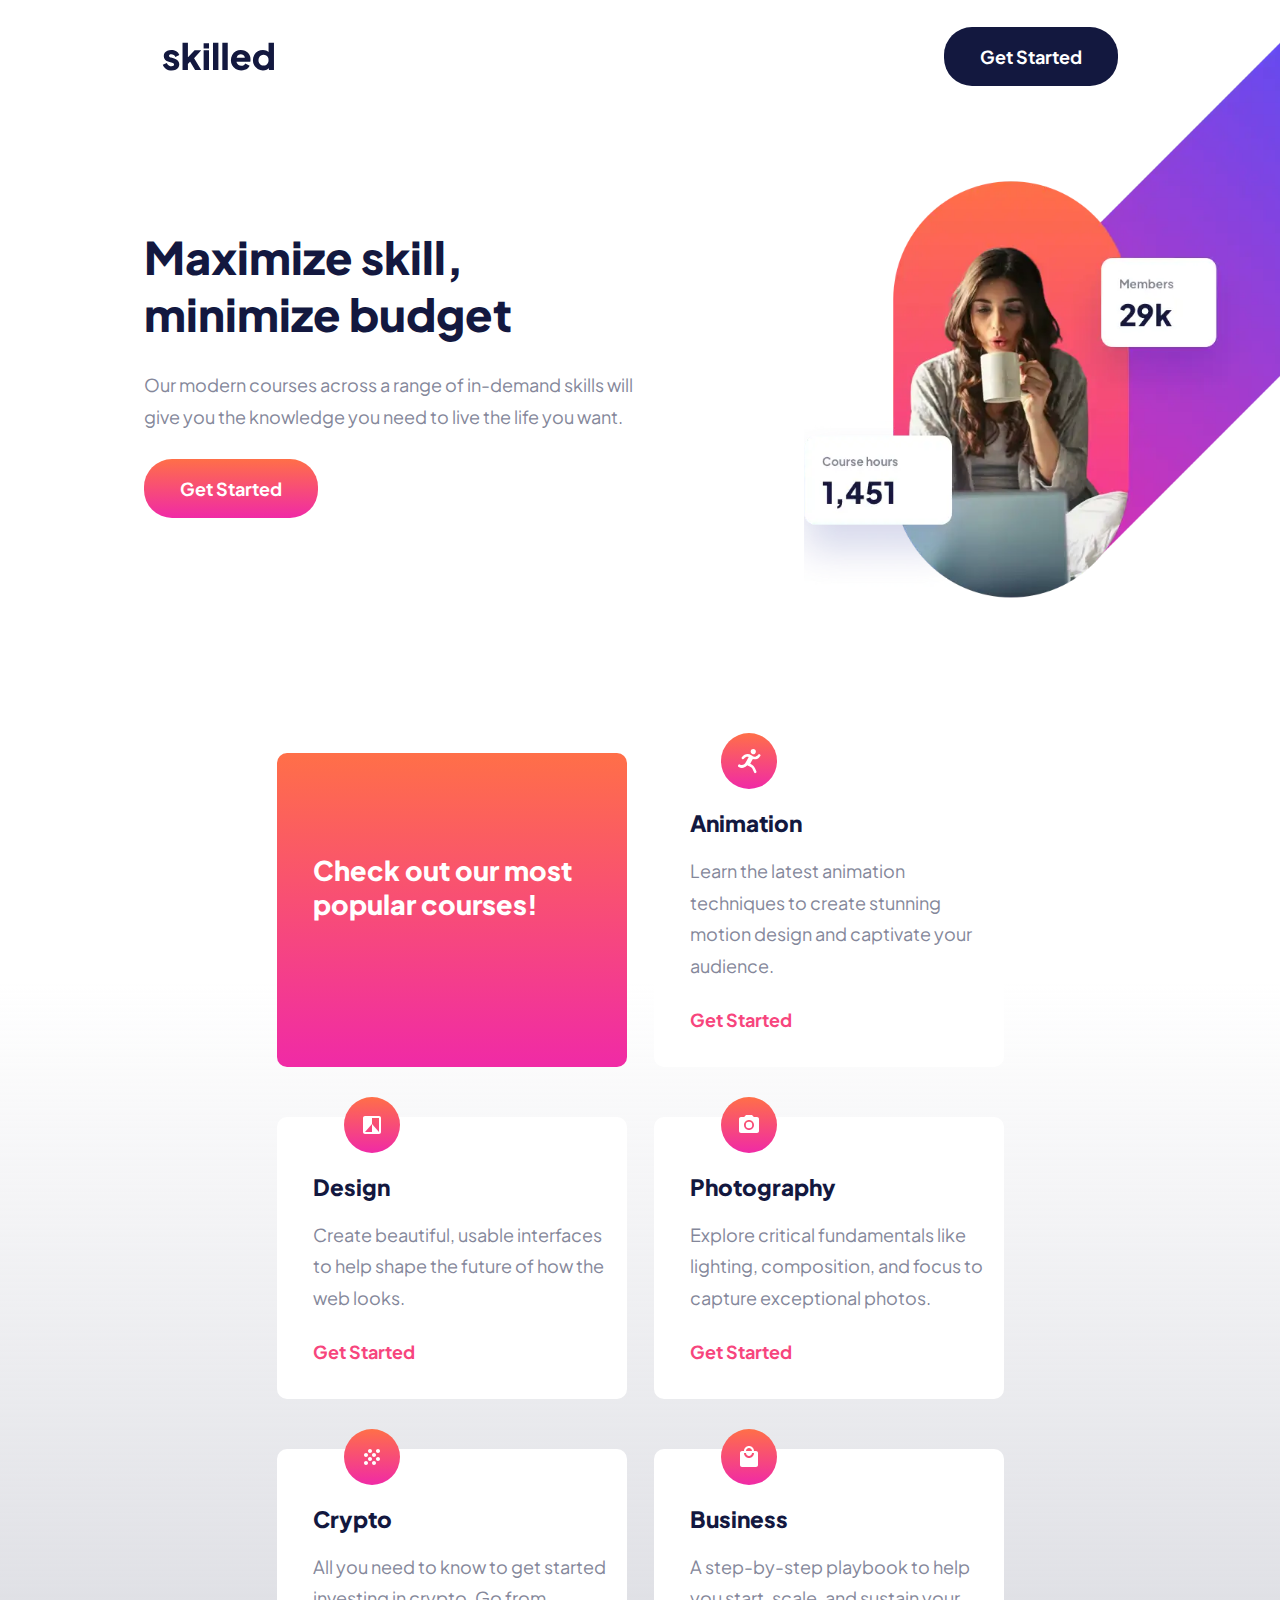
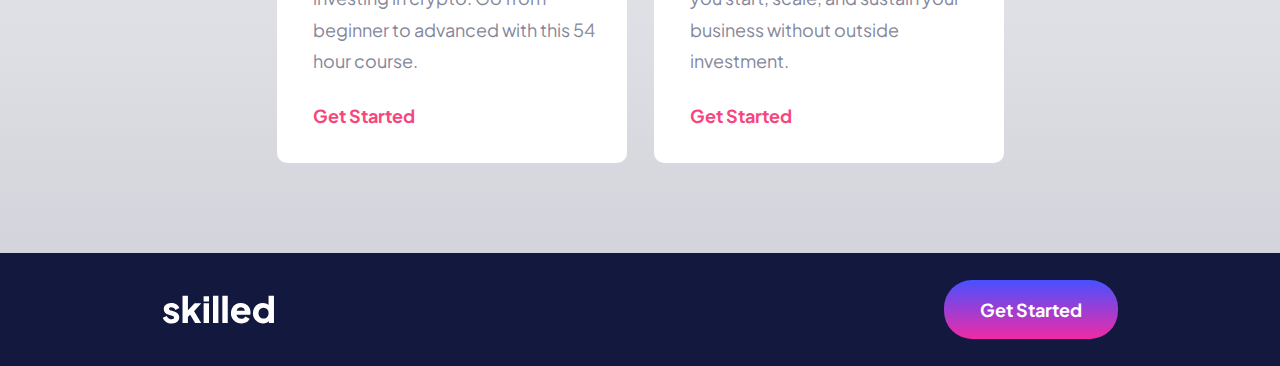
<file: index.html>
<!DOCTYPE html>
<html lang="en">
<head>
  <meta charset="UTF-8">
  <meta name="viewport" content="width=device-width, initial-scale=1.0">

  <link rel="icon" type="image/png" sizes="32x32" href="./assets/favicon-32x32.png">
  <link rel="stylesheet" href="./styles.css">
  <link href="https://fonts.googleapis.com/css2?family=Plus+Jakarta+Sans:wght@500;700;800&display=swap" rel="stylesheet"> 
  
  <title>Frontend Mentor | Skilled e-learning landing page</title>
</head>
<body>

  <header class="header">
    <img src="./assets/logo-dark.svg" alt="skilled logo in dark color">
    <a href="#" class="button">Get Started</a>
  </header>

  <main class="landing-page">
    <section class="visual">
      <div class="text">
        <h1 class="main-heading">Maximize skill, minimize budget</h1>
        <p class="paragraph">Our modern courses across a range of in-demand skills will give you the 
        knowledge you need to live the life you want.</p>
        <a href="#" class="button">Get Started</a>
      </div>

      <div class="hero-container"></div>

    </section>

    <section class="courses-gallery">
      <h2 class="gallery-header">Check out our most popular courses!</h2>
      <div class="gallery-container animation">
        <img src="./assets/icon-animation.svg" class="logo animation" aria-label="none">
        <h3 class="container-heading">Animation</h3>
        <p class="paragraph">Learn the latest animation techniques to create stunning motion 
        design and captivate your audience.</p>
        
        <a href="#" class="button">Get Started</a>
      </div>
      <div class="gallery-container design">
        <img src="./assets/icon-design.svg" class="logo design" aria-label="none">
        <h3 class="container-heading">Design</h3>
        <p class="paragraph">Create beautiful, usable interfaces to help shape the future of 
        how the web looks.</p>
        <a href="#" class="button">Get Started</a>
      </div>
      <div class="gallery-container photography">
        <img src="./assets/icon-photography.svg" class="logo photography" aria-label="none">
        <h3 class="container-heading">Photography</h3>
        <p class="paragraph">Explore critical fundamentals like lighting, composition, and focus 
        to capture exceptional photos.</p>
        <a href="#" class="button">Get Started</a>
      </div>
      <div class="gallery-container crypto">
        <img src="./assets/icon-crypto.svg" class="logo crypto" aria-label="none">
        <h3 class="container-heading">Crypto</h3>
        <p class="paragraph">All you need to know to get started investing in crypto. Go from beginner 
        to advanced with this 54 hour course.</p>
        <a href="#" class="button">Get Started</a>
      </div>
      <div class="gallery-container business">
        <img src="./assets/icon-business.svg" class="logo business" aria-label="none">
        <h3 class="container-heading">Business</h3>
        <p class="paragraph">A step-by-step playbook to help you start, scale, and sustain your business 
        without outside investment.</p>
        <a href="#" class="button">Get Started</a>
      </div>
    </section>
   
  </main>
  
  <footer class="footer">
    <img src="./assets/logo-light.svg" alt="skilled logo in light color">
    <a href="#" class="button">Get Started</a>
  </footer>

</body>
</html>
</file>
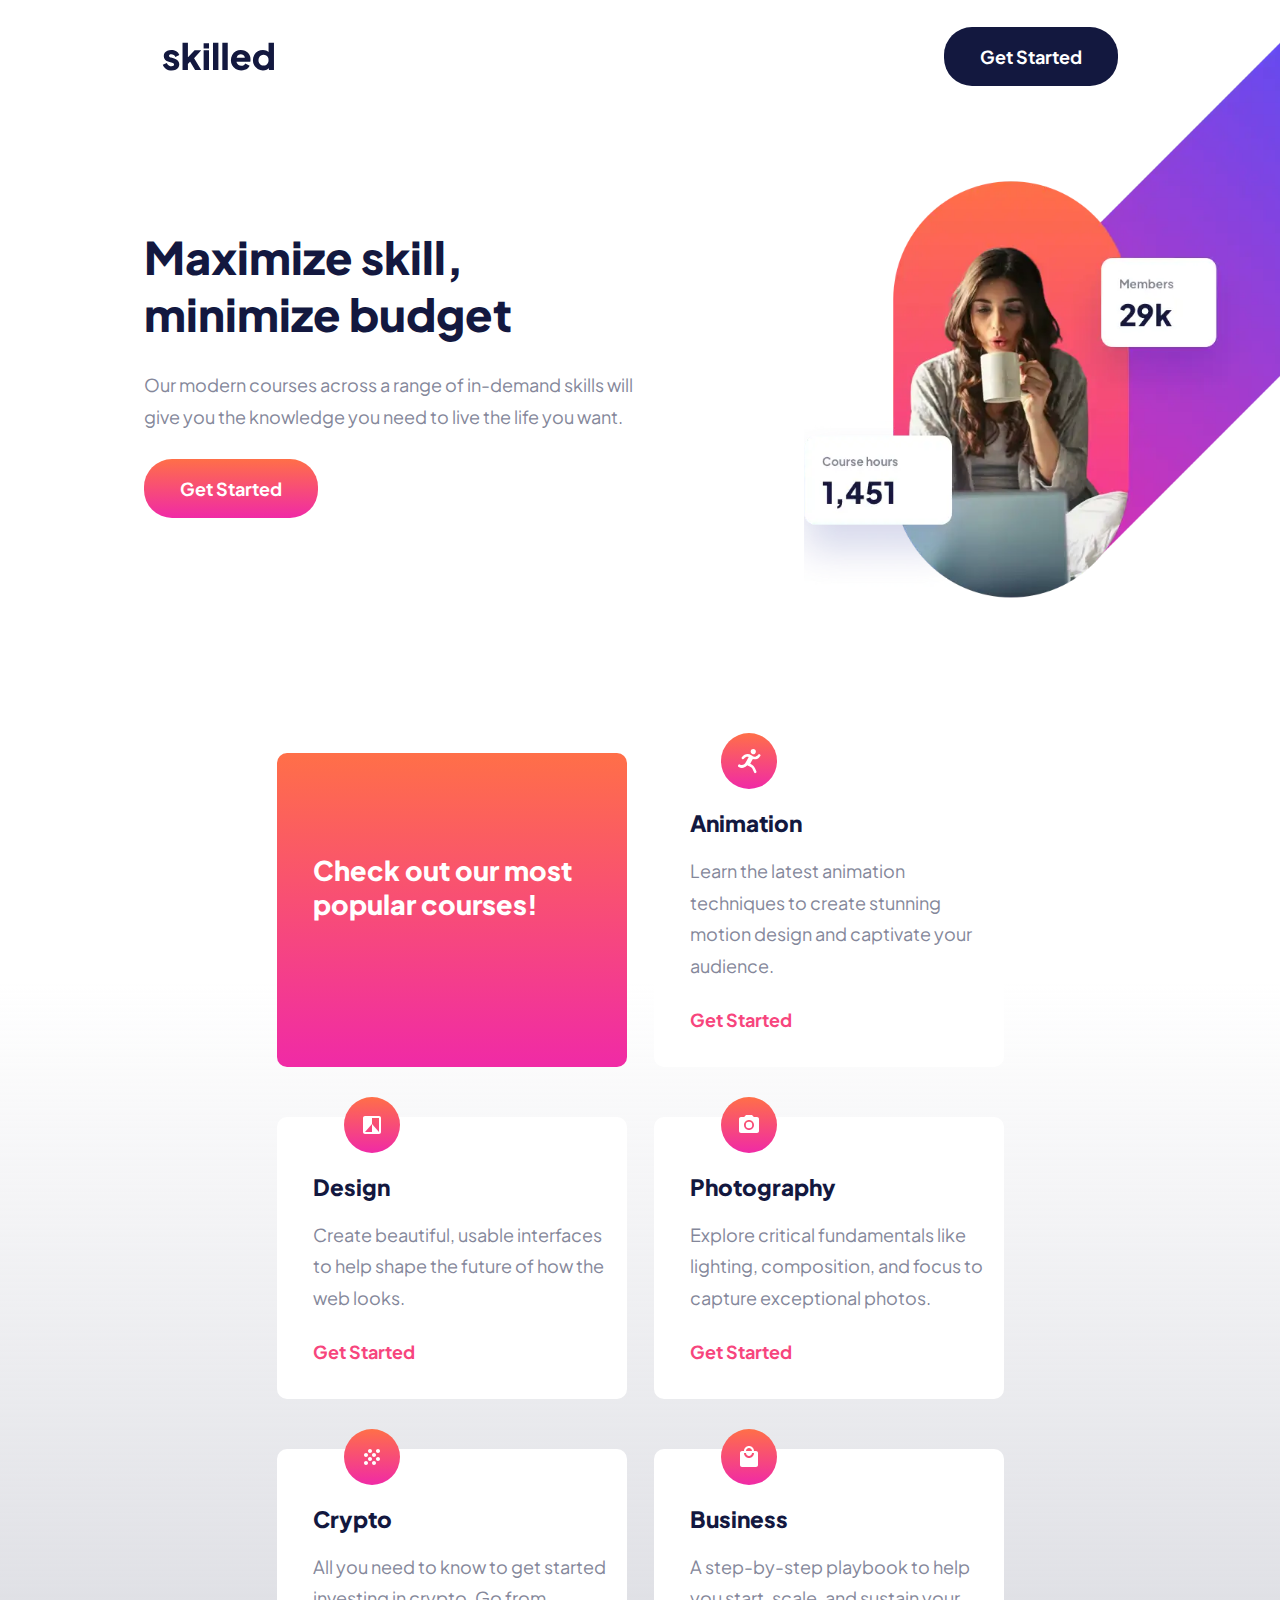
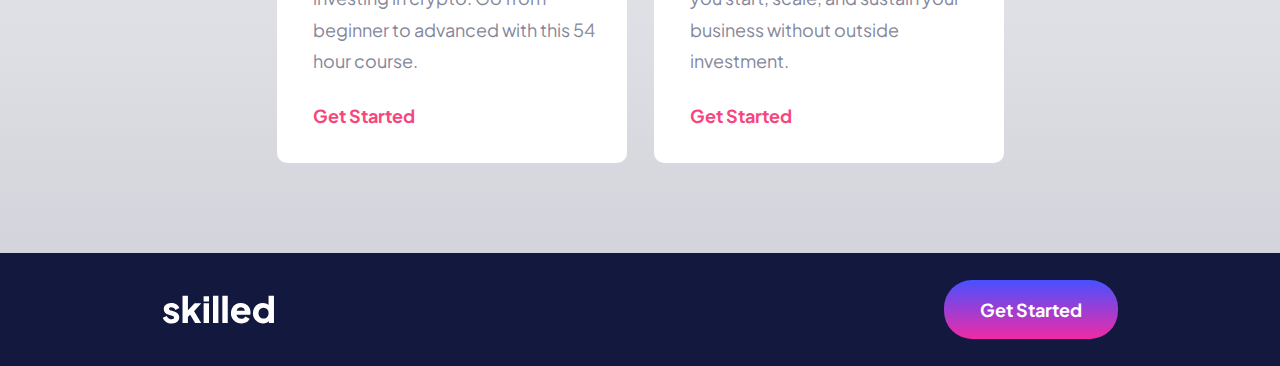
<file: starter-code/index.html>
<!DOCTYPE html>
<html lang="en">
<head>
  <meta charset="UTF-8">
  <meta name="viewport" content="width=device-width, initial-scale=1.0">

  <link rel="icon" type="image/png" sizes="32x32" href="./assets/favicon-32x32.png">
  <link rel="stylesheet" href="./styles.css">
  <link href="https://fonts.googleapis.com/css2?family=Plus+Jakarta+Sans:wght@500;700;800&display=swap" rel="stylesheet"> 
  
  <title>Frontend Mentor | Skilled e-learning landing page</title>
</head>
<body>

  <header class="header">
    <img src="./assets/logo-dark.svg">
    <a href="#" class="button">Get Started</a>
  </header>

  <main class="landing-page">
    <section class="visual">
      <div class="text">
        <h1 class="main-heading">Maximize skill, minimize budget</h1>
        <p class="paragraph">Our modern courses across a range of in-demand skills will give you the 
        knowledge you need to live the life you want.</p>
        <a href="#" class="button">Get Started</a>
      </div>

      <div class="hero-container"></div>

    </section>

    <section class="courses-gallery">
      <h2 class="gallery-header">Check out our most popular courses!</h2>
      <div class="gallery-container animation">
        <img src="./assets/icon-animation.svg" class="logo animation" aria-label="none">
        <h3 class="container-heading">Animation</h3>
        <p class="paragraph">Learn the latest animation techniques to create stunning motion 
        design and captivate your audience.</p>
        
        <a href="#" class="button">Get Started</a>
      </div>
      <div class="gallery-container design">
        <img src="./assets/icon-design.svg" class="logo design" aria-label="none">
        <h3 class="container-heading">Design</h3>
        <p class="paragraph">Create beautiful, usable interfaces to help shape the future of 
        how the web looks.</p>
        <a href="#" class="button">Get Started</a>
      </div>
      <div class="gallery-container photography">
        <img src="./assets/icon-photography.svg" class="logo photography" aria-label="none">
        <h3 class="container-heading">Photography</h3>
        <p class="paragraph">Explore critical fundamentals like lighting, composition, and focus 
        to capture exceptional photos.</p>
        <a href="#" class="button">Get Started</a>
      </div>
      <div class="gallery-container crypto">
        <img src="./assets/icon-crypto.svg" class="logo crypto" aria-label="none">
        <h3 class="container-heading">Crypto</h3>
        <p class="paragraph">All you need to know to get started investing in crypto. Go from beginner 
        to advanced with this 54 hour course.</p>
        <a href="#" class="button">Get Started</a>
      </div>
      <div class="gallery-container business">
        <img src="./assets/icon-business.svg" class="logo business" aria-label="none">
        <h3 class="container-heading">Business</h3>
        <p class="paragraph">A step-by-step playbook to help you start, scale, and sustain your business 
        without outside investment.</p>
        <a href="#" class="button">Get Started</a>
      </div>
    </section>
   
  </main>
  
  <footer class="footer">
    <img src="./assets/logo-light.svg">
    <a href="#" class="button">Get Started</a>
  </footer>

</body>
</html>
</file>
<file: styles.css>
/*general styles*/

* {
    box-sizing: border-box;
    padding: 0;
    margin: 0;
}

html {
    font-family: 'Plus Jakarta Sans', sans-serif;
    font-size: 16px;
}

body {
    background: rgb(255,255,255);
    background: linear-gradient(180deg, rgba(255,255,255,1) 50%, rgba(131,134,154,.4) 100%);
    display: flex;
    flex-direction: column;
    align-items: center;
}

.button {
    text-decoration: none;
    color: white;
    padding: 1rem 2rem;
    font-size: 1rem;
    font-weight: 700;
    border-radius: 28px;
}

.paragraph {
    color: hsl(232, 10%, 56%);
    line-height: 1.75;
}

/*header styles*/

.header {
    width: 100%;
    display: flex;
    justify-content: space-between;
    align-items: center;
    padding: 1rem;
}

.header .button {
    background-color: hsl(233, 54%, 16%);
}

.header .button:hover {
    background-color: hsl(234, 25%, 52%);
}

/*main styles*/

.landing-page {
    padding: 1rem;
    padding-bottom: 5rem;
}

.visual {
    display: flex;
    flex-direction: column;
}

.text {
    display: flex;
    flex-direction: column;
}

.main-heading {
    font-size: 2.5rem;
    font-weight: 800;
    color: hsl(233, 54%, 16%);
}

.text .paragraph {
    margin-top: 1.5rem;
}

.visual .button {
    margin-top: 1.5rem;
    width: fit-content;
    background: rgb(255,111,72,1);
    background: linear-gradient(180deg, rgba(255,111,72,1) 0%, rgba(240,42,166,1) 100%);
}

.visual .button:hover {
    background: rgb(237,129,197);
    background: linear-gradient(180deg, rgba(237,129,197,1) 0%, rgba(255,159,134,1) 100%);
}


.hero-container {
    width: 100%;
    aspect-ratio: 1/1;
    background-image: url(./assets/image-hero-mobile.webp);
    background-repeat: no-repeat;
	background-position: center;
	background-size: cover;
    margin: -1rem;
    margin-top: 1.5rem;
}

.courses-gallery {
    display: flex;
    flex-direction: column;
    gap: 2.75rem;
}

.gallery-header {
    width: 100%;
    padding: 2rem;
    font-size: 1.5rem;
    font-weight: 800;
    color: white;
    background: rgb(255,111,72,1);
    background: linear-gradient(180deg, rgba(255,111,72,1) 0%, rgba(240,42,166,1) 100%);
    border-radius: 10px;
}

.gallery-container {
    background-color: white;
    border-radius: 10px;
    padding: 2rem;
    display: flex;
    flex-direction: column;

}

.logo {
    position: relative;
    width: 56px;
    top: -56px;
    left: 1.75rem;
}

.container-heading {
    font-size: 1.25rem;
    font-weight: 800;
    color:hsl(233, 54%, 16%);
    margin-top: -2rem;
}

.gallery-container .paragraph {
    margin-top: 1rem;;
}

.gallery-container .button {
    color: hsl(341, 92%, 62%);
    padding: 0;
    margin-top: 1.5rem;
    width: fit-content;
}

/*footer styles*/

.footer {
    width: 100%;
    display: flex;
    justify-content: space-between;
    align-items: center;
    background-color: hsl(233, 54%, 16%);
    padding: 2.25rem 1rem;
}

.footer .button {
    background-color: hsl(233, 54%, 16%);
    background: rgb(72,81,255);
    background: linear-gradient(180deg, rgba(72,81,255,1) 0%, rgba(240,42,166,1) 100%); 
}

.footer .button:hover {
    background: rgb(126,133,255);
    background: linear-gradient(180deg, rgba(126,133,255,1) 0%, rgba(238,105,189,1) 100%);
}



/* media */

@media only screen and (min-width: 376px) {
    html {
        font-size: 18px;
    }
    
    .header {
        padding: 1.5rem 2rem;
        margin-bottom: -20%;
    }

    .landing-page {
        padding: 0 2rem;
    }
    
    .visual {
        flex-direction: row;
    }

    .text {
        margin-right: -35%;
        margin-top: 20%;
        max-width: 52%;
        justify-content: center;
    }

    .hero-container {
        background-image: url(./assets/image-hero-tablet.webp);
        position: relative;
        right: -35%;
    }

    .courses-gallery {
        flex-direction: row;
        flex-wrap: wrap;
        justify-content: center;
        column-gap: .5rem;
        padding-bottom: 5rem;
        padding-top: 7rem;
    }

    .gallery-container,
    .gallery-header {
        max-width: 340px;
        max-height: 260px;
        padding-right: 1rem;
    }

    .gallery-header {
        padding-top: 10%;
    }

    .footer {
        padding: 1rem 2rem;
    }
   
}

@media only screen and (min-width: 769px) {

    .landing-page {
        padding: 0 8rem;
    }

    .header {
        padding: 1.5rem 9rem;
        margin-bottom: -15%;
    }

    .visual {
        column-gap: 9rem;
    }

    .hero-container {
        background-image: url(./assets/image-hero-desktop.webp);
    }

    .courses-gallery {
        column-gap: 1.5rem;
    }

    .gallery-container,
    .gallery-header {
        max-width: 350px;
        max-height: 320px;
    }

    .footer {
        padding: 1.5rem 9rem;
    }
}
</file>
<file: starter-code/styles.css>
/*general styles*/

* {
    box-sizing: border-box;
    padding: 0;
    margin: 0;
}

html {
    font-family: 'Plus Jakarta Sans', sans-serif;
    font-size: 16px;
}

body {
    background: rgb(255,255,255);
    background: linear-gradient(180deg, rgba(255,255,255,1) 50%, rgba(131,134,154,.4) 100%);
    display: flex;
    flex-direction: column;
    align-items: center;
}

.button {
    text-decoration: none;
    color: white;
    padding: 1rem 2rem;
    font-size: 1rem;
    font-weight: 700;
    border-radius: 28px;
}

.paragraph {
    color: hsl(232, 10%, 56%);
    line-height: 1.75;
}

/*header styles*/

.header {
    width: 100%;
    display: flex;
    justify-content: space-between;
    align-items: center;
    padding: 1rem;
}

.header .button {
    background-color: hsl(233, 54%, 16%);
}

.header .button:hover {
    background-color: hsl(234, 25%, 52%);
}

/*main styles*/

.landing-page {
    padding: 1rem;
    padding-bottom: 5rem;
}

.visual {
    display: flex;
    flex-direction: column;
}

.text {
    display: flex;
    flex-direction: column;
}

.main-heading {
    font-size: 2.5rem;
    font-weight: 800;
    color: hsl(233, 54%, 16%);
}

.text .paragraph {
    margin-top: 1.5rem;
}

.visual .button {
    margin-top: 1.5rem;
    width: fit-content;
    background: rgb(255,111,72,1);
    background: linear-gradient(180deg, rgba(255,111,72,1) 0%, rgba(240,42,166,1) 100%);
}

.visual .button:hover {
    background: rgb(237,129,197);
    background: linear-gradient(180deg, rgba(237,129,197,1) 0%, rgba(255,159,134,1) 100%);
}


.hero-container {
    width: 100%;
    aspect-ratio: 1/1;
    background-image: url(./assets/image-hero-mobile.webp);
    background-repeat: no-repeat;
	background-position: center;
	background-size: cover;
    margin: -1rem;
    margin-top: 1.5rem;
}

.courses-gallery {
    display: flex;
    flex-direction: column;
    gap: 2.75rem;
}

.gallery-header {
    width: 100%;
    padding: 2rem;
    font-size: 1.5rem;
    font-weight: 800;
    color: white;
    background: rgb(255,111,72,1);
    background: linear-gradient(180deg, rgba(255,111,72,1) 0%, rgba(240,42,166,1) 100%);
    border-radius: 10px;
}

.gallery-container {
    background-color: white;
    border-radius: 10px;
    padding: 2rem;
    display: flex;
    flex-direction: column;

}

.logo {
    position: relative;
    width: 56px;
    top: -56px;
    left: 1.75rem;
}

.container-heading {
    font-size: 1.25rem;
    font-weight: 800;
    color:hsl(233, 54%, 16%);
    margin-top: -2rem;
}

.gallery-container .paragraph {
    margin-top: 1rem;;
}

.gallery-container .button {
    color: hsl(341, 92%, 62%);
    padding: 0;
    margin-top: 1.5rem;
    width: fit-content;
}

/*footer styles*/

.footer {
    width: 100%;
    display: flex;
    justify-content: space-between;
    align-items: center;
    background-color: hsl(233, 54%, 16%);
    padding: 2.25rem 1rem;
}

.footer .button {
    background-color: hsl(233, 54%, 16%);
    background: rgb(72,81,255);
    background: linear-gradient(180deg, rgba(72,81,255,1) 0%, rgba(240,42,166,1) 100%); 
}

.footer .button:hover {
    background: rgb(126,133,255);
    background: linear-gradient(180deg, rgba(126,133,255,1) 0%, rgba(238,105,189,1) 100%);
}



/* media */

@media only screen and (min-width: 376px) {
    html {
        font-size: 18px;
    }
    
    .header {
        padding: 1.5rem 2rem;
        margin-bottom: -20%;
    }

    .landing-page {
        padding: 0 2rem;
    }
    
    .visual {
        flex-direction: row;
    }

    .text {
        margin-right: -35%;
        margin-top: 20%;
        max-width: 52%;
        justify-content: center;
    }

    .hero-container {
        background-image: url(./assets/image-hero-tablet.webp);
        position: relative;
        right: -35%;
    }

    .courses-gallery {
        flex-direction: row;
        flex-wrap: wrap;
        justify-content: center;
        column-gap: .5rem;
        padding-bottom: 5rem;
        padding-top: 7rem;
    }

    .gallery-container,
    .gallery-header {
        max-width: 340px;
        max-height: 260px;
        padding-right: 1rem;
    }

    .gallery-header {
        padding-top: 10%;
    }

    .footer {
        padding: 1rem 2rem;
    }
   
}

@media only screen and (min-width: 769px) {

    .landing-page {
        padding: 0 8rem;
    }

    .header {
        padding: 1.5rem 9rem;
        margin-bottom: -15%;
    }

    .visual {
        column-gap: 9rem;
    }

    .hero-container {
        background-image: url(./assets/image-hero-desktop.webp);
    }

    .courses-gallery {
        column-gap: 1.5rem;
    }

    .gallery-container,
    .gallery-header {
        max-width: 350px;
        max-height: 320px;
    }

    .footer {
        padding: 1.5rem 9rem;
    }
}
</file>
